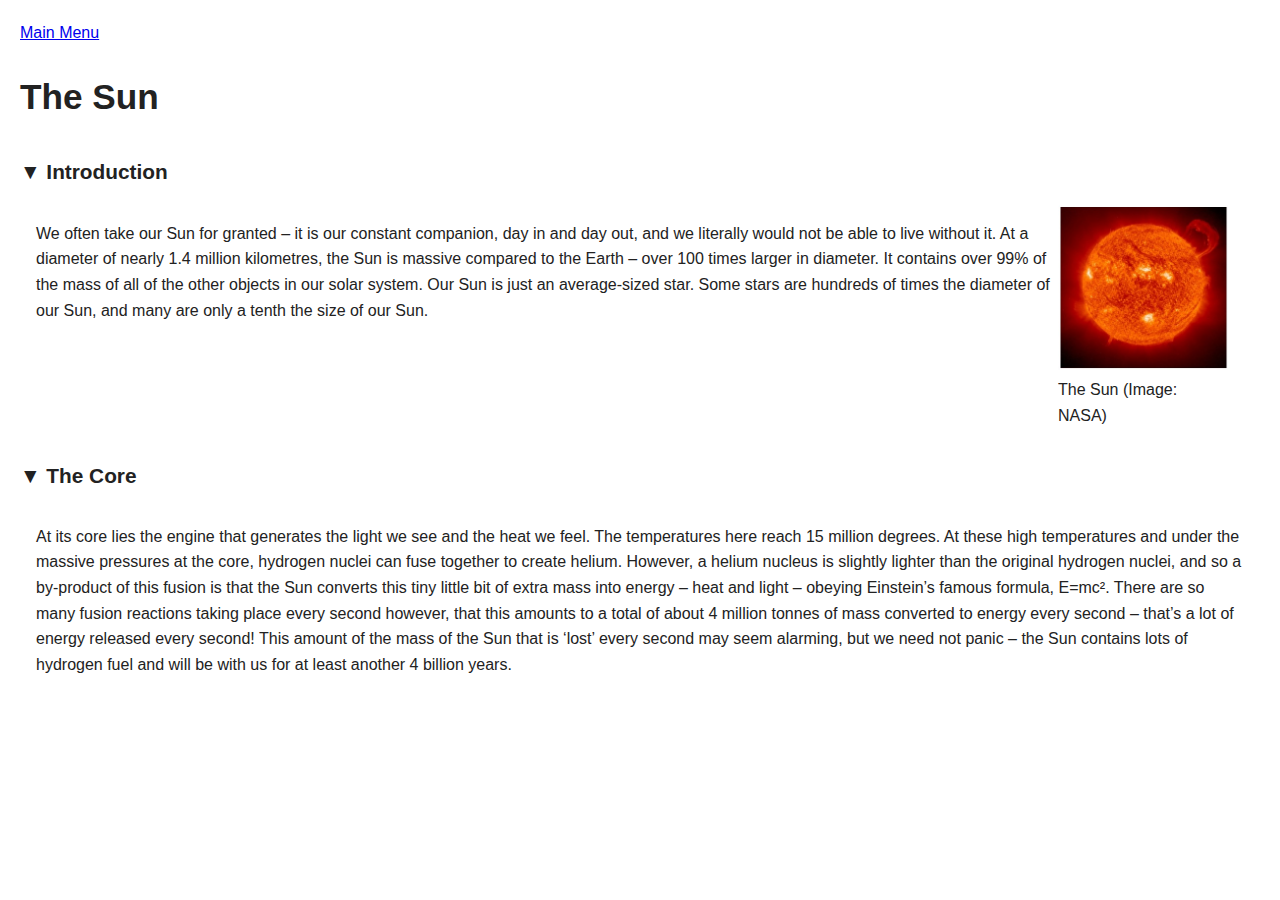
<file: detail_sun.html>
<!DOCTYPE html>
<html lang="en">

<head>
  <meta charset="UTF-8" />
  <meta name="viewport" content="width=device-width, initial-scale=1.0" />
  <title>The Sun</title>
  <link rel="stylesheet" href="style.css">
</head>

<script>
  function toggleIntro() {
    const section = document.getElementById("intro-section");
    const arrow = document.getElementById("intro-arrow");
    const isHidden = section.classList.toggle("hidden");
    arrow.textContent = isHidden ? "►" : "▼";
  }
  function toggleCore() {
    const section = document.getElementById("core-section");
    const arrow = document.getElementById("core-arrow");
    const isHidden = section.classList.toggle("hidden");
    arrow.textContent = isHidden ? "►" : "▼";
  }
</script>

<body>
  <a href="index.html">Main Menu</a>
  <h1>The Sun</h1>

  <h2 class="expandable-heading" onclick="toggleIntro()">
    <span class="arrow" id="intro-arrow">▼</span> Introduction
  </h2>

  <div class="flex-container" id="intro-section">
    <div class="text">
      <p>We often take our Sun for granted – it is our constant companion, day in and day out, and we literally
        would not
        be able to live without it.
        At a diameter of nearly 1.4 million kilometres, the Sun is massive compared to the Earth – over 100
        times larger
        in diameter.
        It contains over 99% of the mass of all of the other objects in our solar system. Our Sun is just an
        average-sized star.
        Some stars are hundreds of times the diameter of our Sun, and many are only a tenth the size of our Sun.
      </p>
    </div>

    <div class="image">
      <img src="images/sun01.jpg" alt="The Sun">
      <div class="caption">The Sun (Image: NASA)</div>
    </div>
  </div>

  <h2 class="expandable-heading" onclick="toggleCore()">
    <span class="arrow" id="core-arrow">▼</span> The Core
  </h2>
  <div class="flex-container" id="core-section">
    <div class="text">
      <p>At its core lies the engine that generates the light we see and the heat we feel. The temperatures here
        reach 15 million
        degrees. At these high temperatures and under the massive pressures at the core, hydrogen nuclei can
        fuse together to
        create helium. However, a helium nucleus is slightly lighter than the original hydrogen nuclei, and so a
        by-product of
        this fusion is that the Sun converts this tiny little bit of extra mass into energy – heat and light –
        obeying
        Einstein’s famous formula, E=mc². There are so many fusion reactions taking place every second however,
        that this
        amounts to a total of about 4 million tonnes of mass converted to energy every second – that’s a lot of
        energy released
        every second! This amount of the mass of the Sun that is ‘lost’ every second may seem alarming, but we
        need not panic –
        the Sun contains lots of hydrogen fuel and will be with us for at least another 4 billion years.</p>
    </div>
  </div>

</body>

</html>
</file>
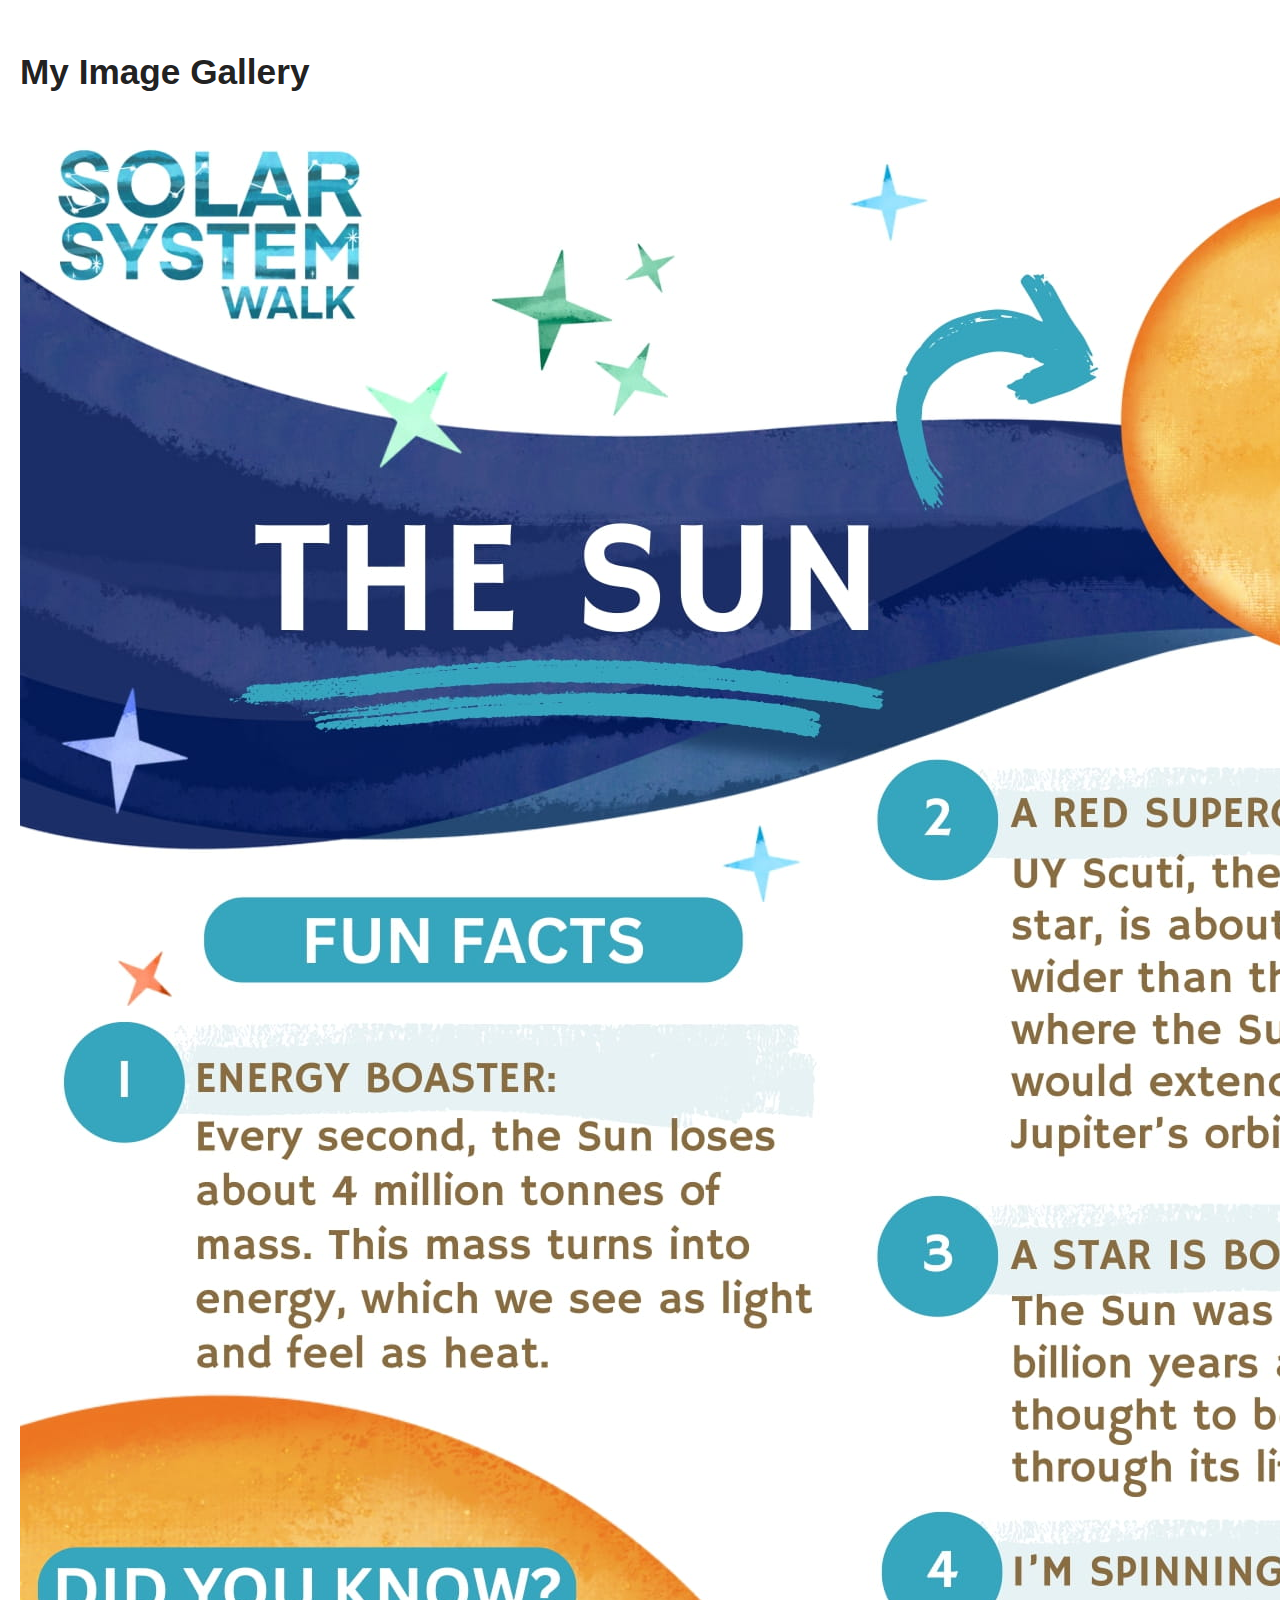
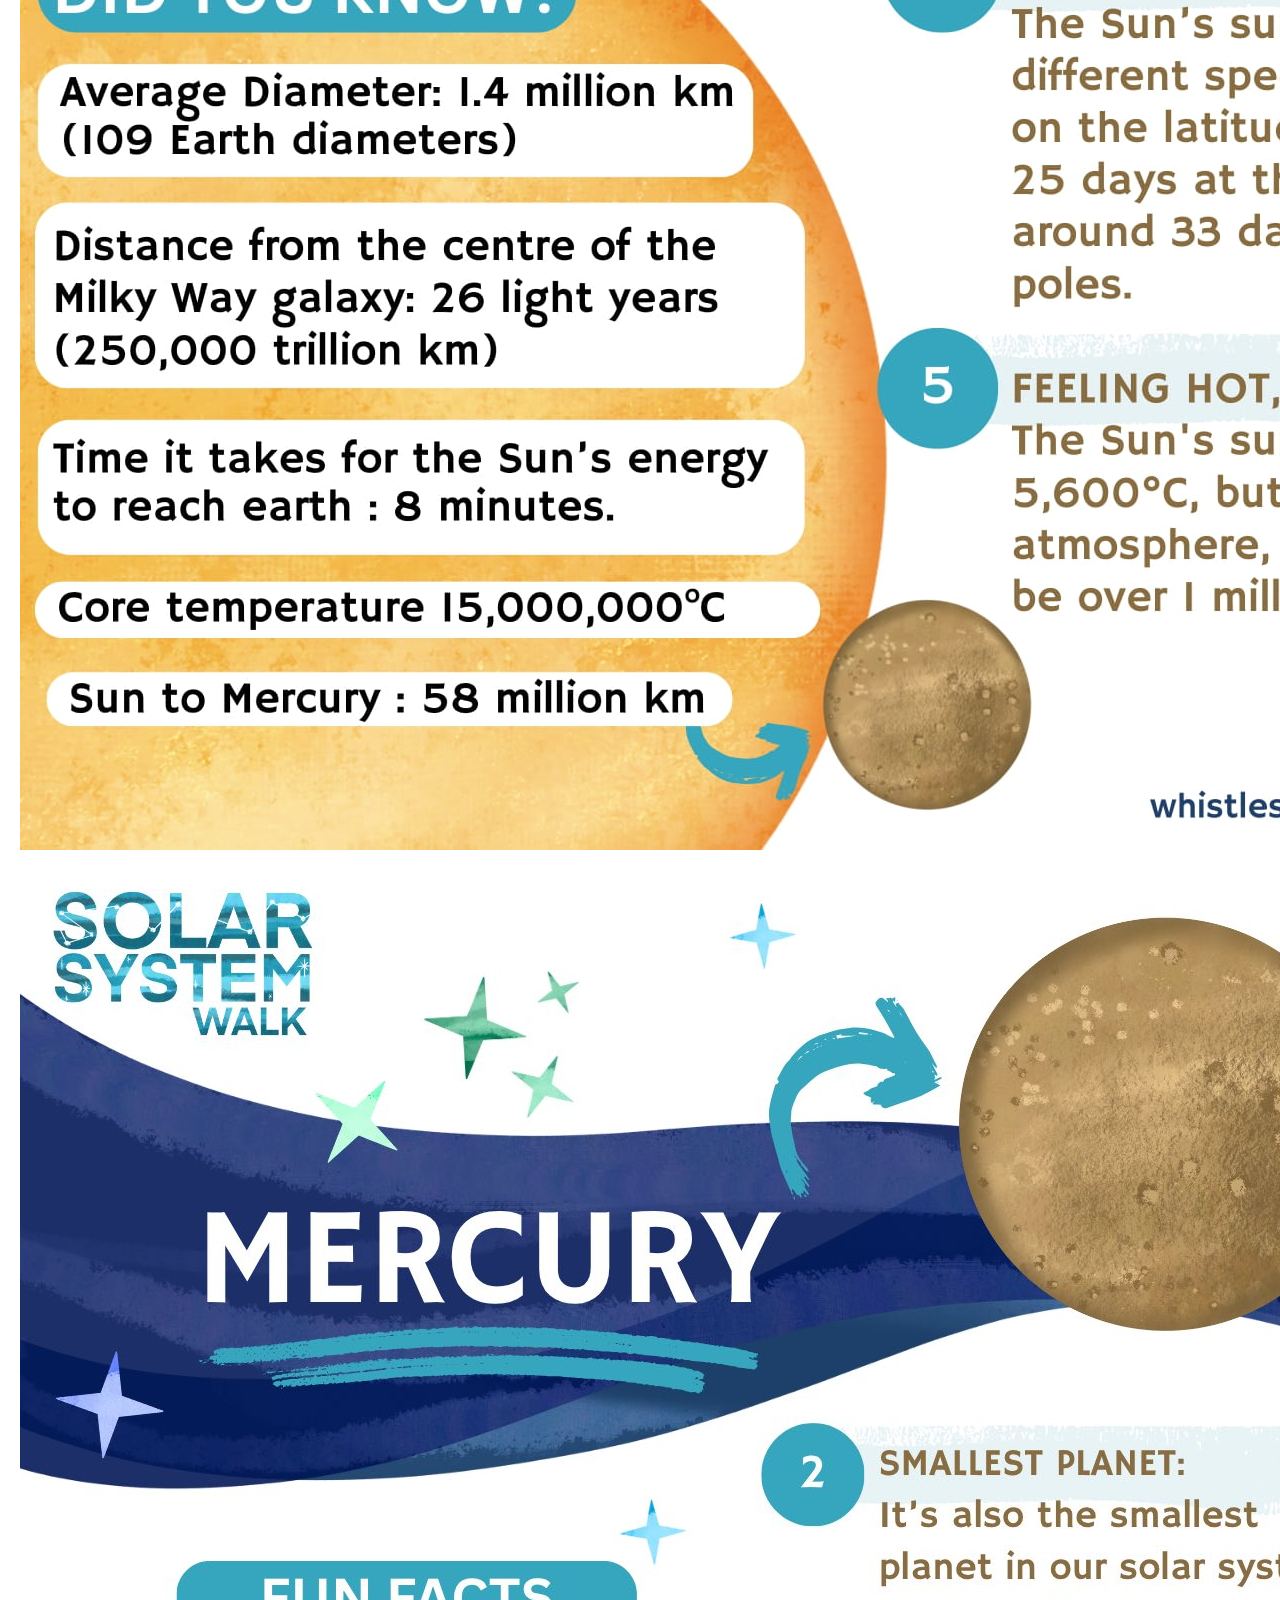
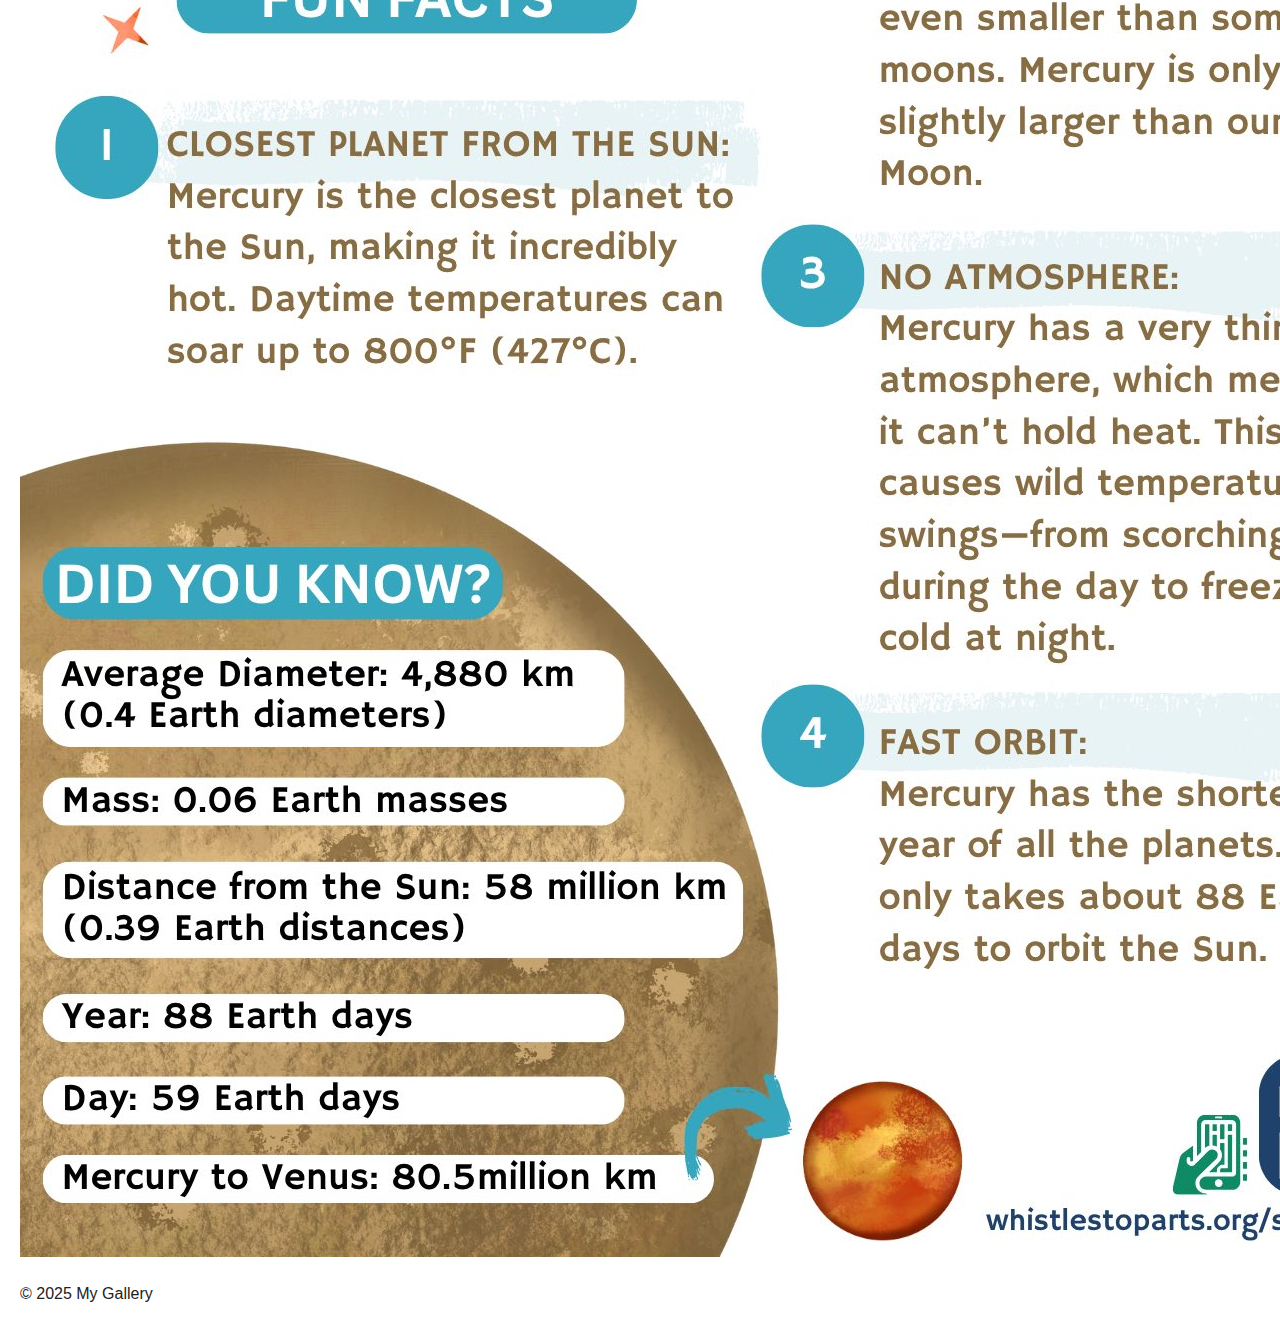
<file: index_old.html>
<!DOCTYPE html>
<html lang="en">

<head>
    <meta charset="UTF-8">
    <meta name="viewport" content="width=device-width, initial-scale=1">
    <title>Image Gallery</title>
    <link rel="stylesheet" href="style.css">
</head>

<body>
    <header>
        <h1>My Image Gallery</h1>
    </header>

    <main class="gallery">
        <img src="SSW-Content/SUN.jpg" alt="Image 1">
        <img src="SSW-Content/MERCURY.jpg" alt="Image 2">
        <!-- Add more <img> tags as needed -->
    </main>

    <footer>
        <p>&copy; 2025 My Gallery</p>
    </footer>
</body>

</html>

<!--
<b>Suzannes first Static Page</b>
<p>"Hello Universe !!"</p>
 
<iframe src="https://www.solarsystemscope.com/iframe" width="500" height="400"
    style="min-width:500px; min-height: 400px; border: 2px solid #0f5c6e;"></iframe>

<iframe src="https://www.solarsystemscope.com/paper" width="500" height="400"
    style="min-width:500px; min-height: 400px; border: 2px solid #0f5c6e;"></iframe>

    -->
</file>
<file: style.css>
body {
    font-family: Roboto, Arial, sans-serif;
    line-height: 1.6;
    margin: 0;
    padding: 20px;
    background: #fff;
    color: #222;
}

h1 {
    font-size: 2.2em;
    margin-bottom: 10px;
}

h2 {
    font-size: 1.3em;
    margin-top: 30px;
    margin-bottom: 10px;
}

.text {
    flex: 2;
    min-width: 280px;
}

.flex-container {
    display: flex;
    flex-direction: row;
    flex-wrap: wrap;
    justify-content: space-between;
    margin: 1em auto;
    max-width: 1400px;
    padding: 0 1em;
}

.flex-container .image {
    max-width: 170px;
    margin-right: 1em;
}

.flex-container .image img {
    width: 100%;
    height: auto;
}

.hidden {
    max-height: 0;
    opacity: 0;
    pointer-events: none;
}

.expand-toggle {
    cursor: pointer;
    user-select: none;
}

@media (max-width: 768px) {
    .flex-container {
        flex-direction: column;
        padding: 1rem;
        margin: 1rem;
    }
}
</file>
